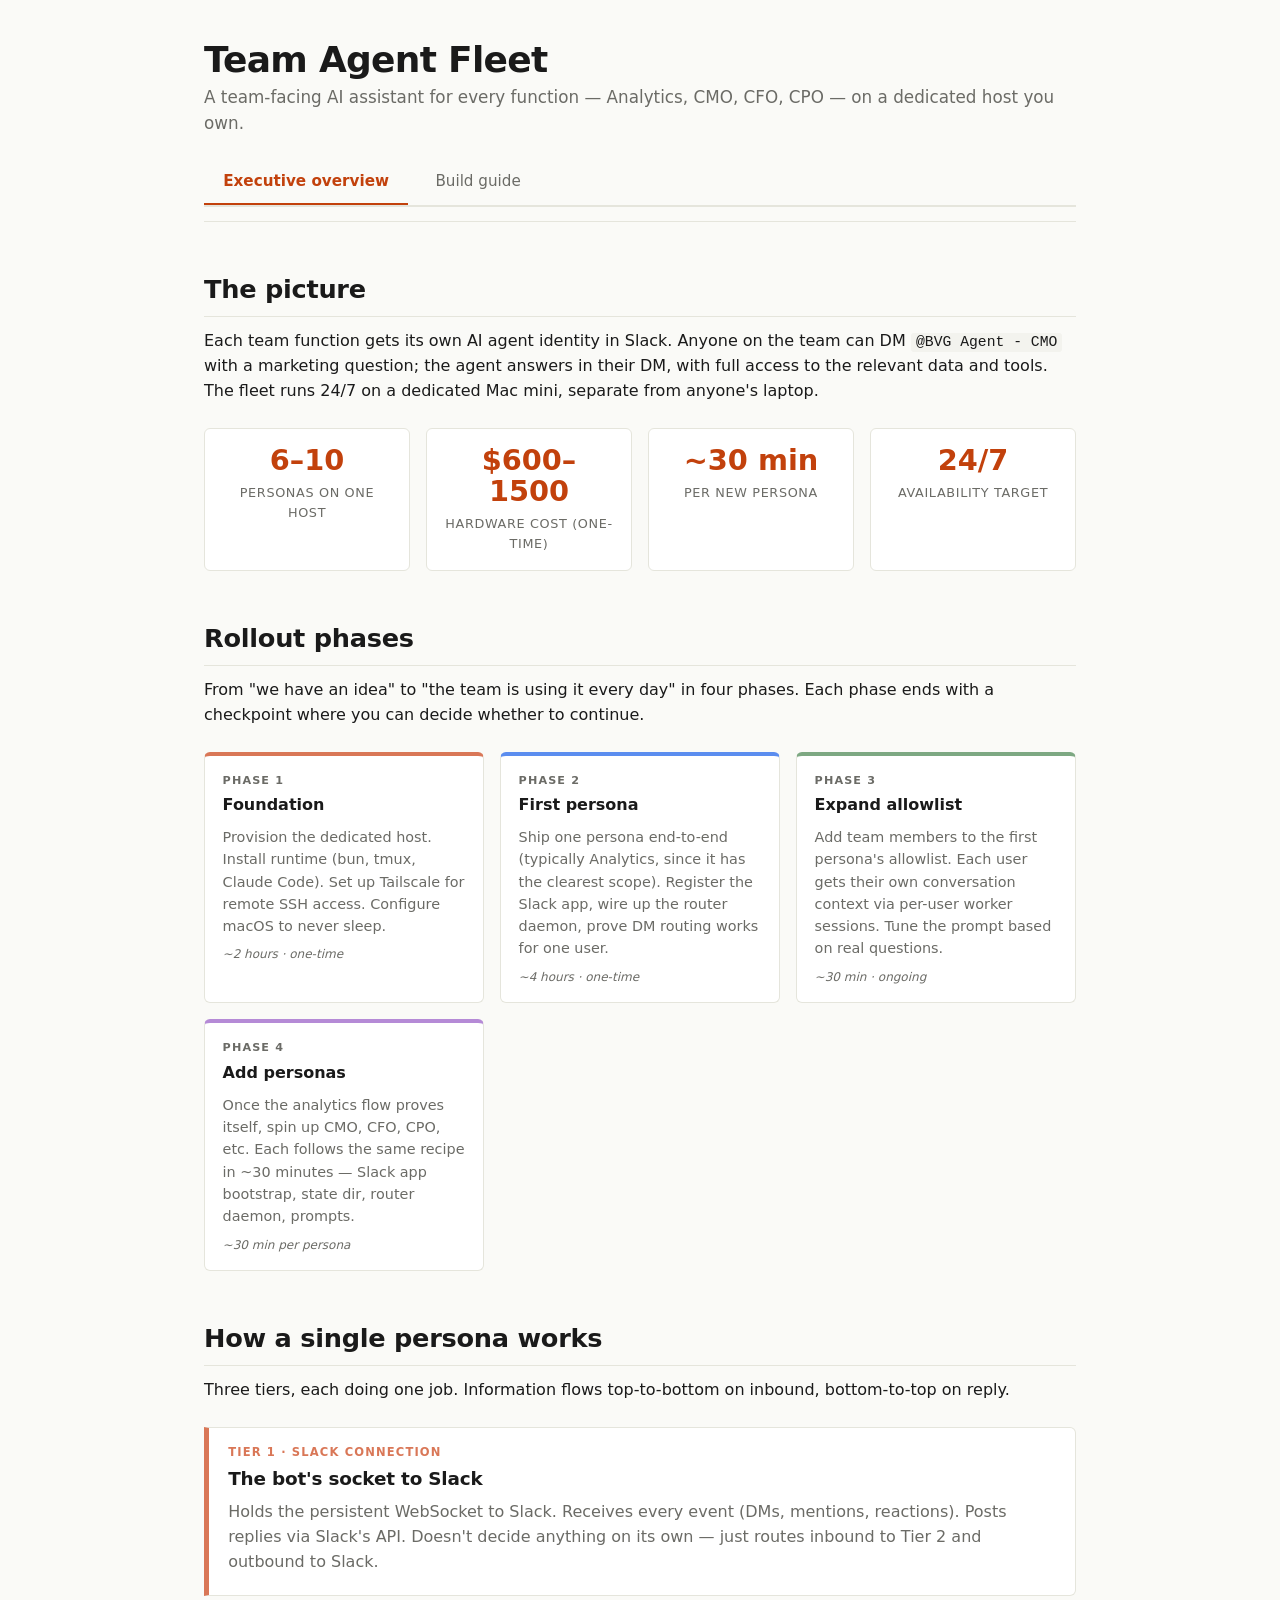
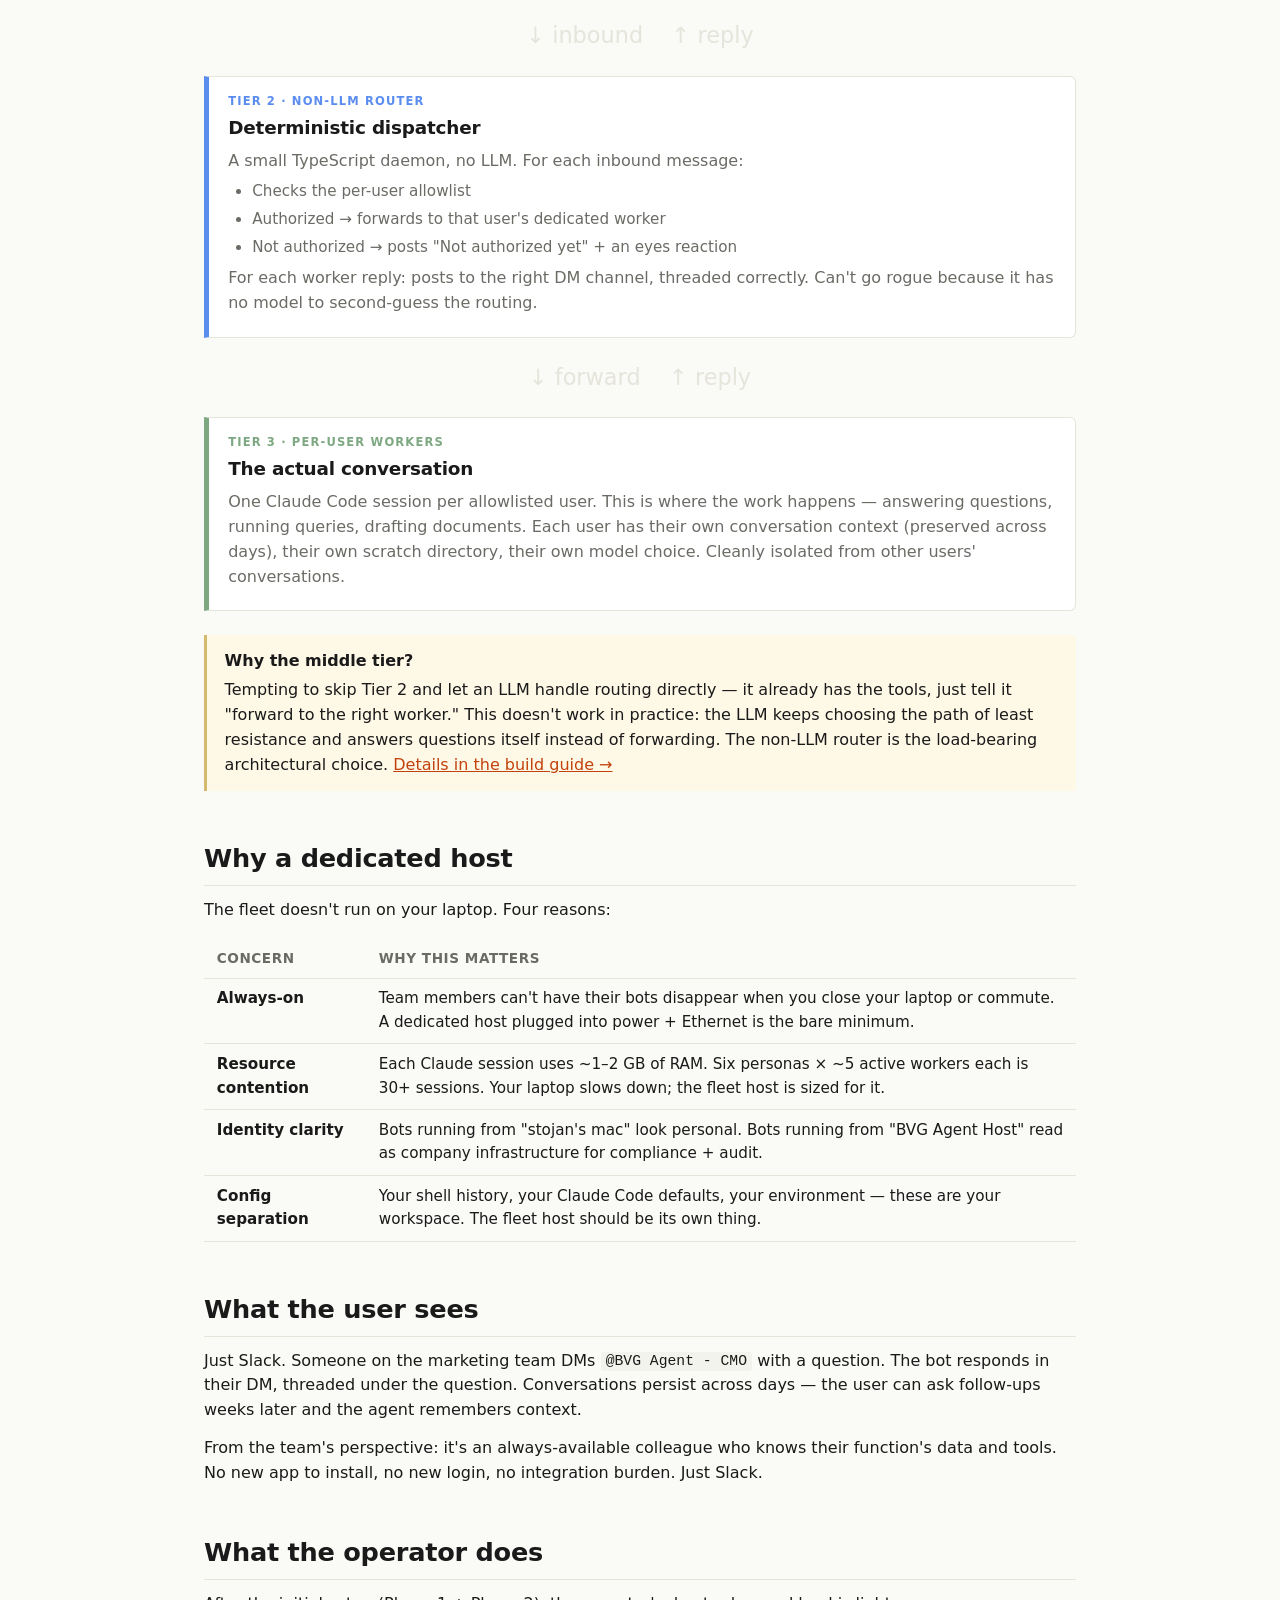
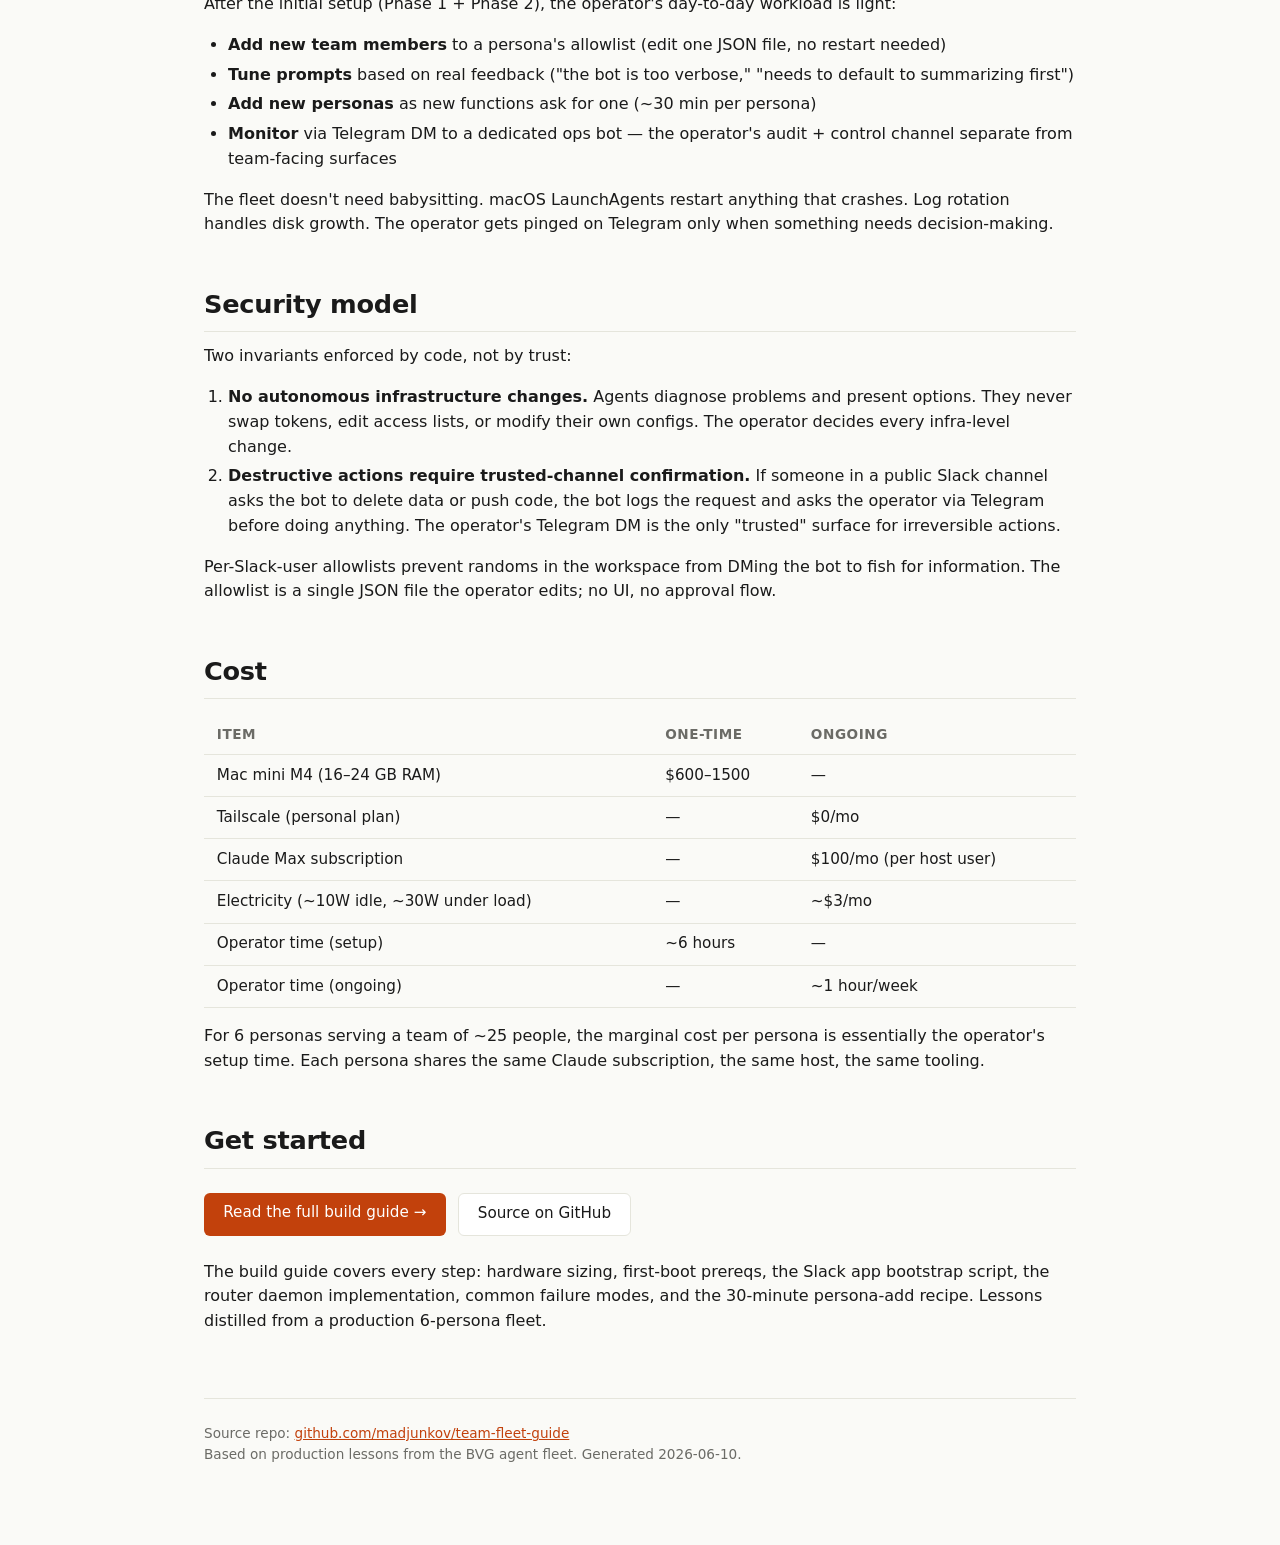
<file: index.html>
<!DOCTYPE html>
<html lang="en">
<head>
  <meta charset="UTF-8">
  <meta name="viewport" content="width=device-width, initial-scale=1.0">
  <title>Team Agent Fleet — Executive Overview</title>
  <link rel="stylesheet" href="assets/styles.css">
</head>
<body>

<header class="site">
  <h1>Team Agent Fleet</h1>
  <p class="tagline">A team-facing AI assistant for every function — Analytics, CMO, CFO, CPO — on a dedicated host you own.</p>
  <nav class="tabs">
    <a href="index.html" class="current">Executive overview</a>
    <a href="detail.html">Build guide</a>
  </nav>
</header>

<h2>The picture</h2>

<p>Each team function gets its own AI agent identity in Slack. Anyone on the team can DM <code>@BVG Agent - CMO</code> with a marketing question; the agent answers in their DM, with full access to the relevant data and tools. The fleet runs 24/7 on a dedicated Mac mini, separate from anyone's laptop.</p>

<div class="stats">
  <div class="stat">
    <div class="value">6–10</div>
    <div class="label">Personas on one host</div>
  </div>
  <div class="stat">
    <div class="value">$600–1500</div>
    <div class="label">Hardware cost (one-time)</div>
  </div>
  <div class="stat">
    <div class="value">~30 min</div>
    <div class="label">Per new persona</div>
  </div>
  <div class="stat">
    <div class="value">24/7</div>
    <div class="label">Availability target</div>
  </div>
</div>

<h2>Rollout phases</h2>

<p>From "we have an idea" to "the team is using it every day" in four phases. Each phase ends with a checkpoint where you can decide whether to continue.</p>

<div class="phases">
  <div class="phase p1">
    <div class="phase-num">Phase 1</div>
    <h4>Foundation</h4>
    <p>Provision the dedicated host. Install runtime (bun, tmux, Claude Code). Set up Tailscale for remote SSH access. Configure macOS to never sleep.</p>
    <div class="duration">~2 hours · one-time</div>
  </div>
  <div class="phase p2">
    <div class="phase-num">Phase 2</div>
    <h4>First persona</h4>
    <p>Ship one persona end-to-end (typically Analytics, since it has the clearest scope). Register the Slack app, wire up the router daemon, prove DM routing works for one user.</p>
    <div class="duration">~4 hours · one-time</div>
  </div>
  <div class="phase p3">
    <div class="phase-num">Phase 3</div>
    <h4>Expand allowlist</h4>
    <p>Add team members to the first persona's allowlist. Each user gets their own conversation context via per-user worker sessions. Tune the prompt based on real questions.</p>
    <div class="duration">~30 min · ongoing</div>
  </div>
  <div class="phase p4">
    <div class="phase-num">Phase 4</div>
    <h4>Add personas</h4>
    <p>Once the analytics flow proves itself, spin up CMO, CFO, CPO, etc. Each follows the same recipe in ~30 minutes — Slack app bootstrap, state dir, router daemon, prompts.</p>
    <div class="duration">~30 min per persona</div>
  </div>
</div>

<h2>How a single persona works</h2>

<p>Three tiers, each doing one job. Information flows top-to-bottom on inbound, bottom-to-top on reply.</p>

<div class="tiers">
  <div class="tier t1">
    <div class="tier-label">Tier 1 · Slack connection</div>
    <h3>The bot's socket to Slack</h3>
    <p>Holds the persistent WebSocket to Slack. Receives every event (DMs, mentions, reactions). Posts replies via Slack's API. Doesn't decide anything on its own — just routes inbound to Tier 2 and outbound to Slack.</p>
  </div>

  <div class="flow-arrow">↓ inbound&nbsp;&nbsp;&nbsp;&nbsp;↑ reply</div>

  <div class="tier t2">
    <div class="tier-label">Tier 2 · Non-LLM router</div>
    <h3>Deterministic dispatcher</h3>
    <p>A small TypeScript daemon, no LLM. For each inbound message:</p>
    <ul>
      <li>Checks the per-user allowlist</li>
      <li>Authorized → forwards to that user's dedicated worker</li>
      <li>Not authorized → posts "Not authorized yet" + an eyes reaction</li>
    </ul>
    <p>For each worker reply: posts to the right DM channel, threaded correctly. Can't go rogue because it has no model to second-guess the routing.</p>
  </div>

  <div class="flow-arrow">↓ forward&nbsp;&nbsp;&nbsp;&nbsp;↑ reply</div>

  <div class="tier t3">
    <div class="tier-label">Tier 3 · Per-user workers</div>
    <h3>The actual conversation</h3>
    <p>One Claude Code session per allowlisted user. This is where the work happens — answering questions, running queries, drafting documents. Each user has their own conversation context (preserved across days), their own scratch directory, their own model choice. Cleanly isolated from other users' conversations.</p>
  </div>
</div>

<div class="callout warn">
  <strong>Why the middle tier?</strong>
  Tempting to skip Tier 2 and let an LLM handle routing directly — it already has the tools, just tell it "forward to the right worker." This doesn't work in practice: the LLM keeps choosing the path of least resistance and answers questions itself instead of forwarding. The non-LLM router is the load-bearing architectural choice. <a href="detail.html#dispatcher">Details in the build guide →</a>
</div>

<h2>Why a dedicated host</h2>

<p>The fleet doesn't run on your laptop. Four reasons:</p>

<table>
  <tr><th>Concern</th><th>Why this matters</th></tr>
  <tr>
    <td><strong>Always-on</strong></td>
    <td>Team members can't have their bots disappear when you close your laptop or commute. A dedicated host plugged into power + Ethernet is the bare minimum.</td>
  </tr>
  <tr>
    <td><strong>Resource contention</strong></td>
    <td>Each Claude session uses ~1–2 GB of RAM. Six personas × ~5 active workers each is 30+ sessions. Your laptop slows down; the fleet host is sized for it.</td>
  </tr>
  <tr>
    <td><strong>Identity clarity</strong></td>
    <td>Bots running from "stojan's mac" look personal. Bots running from "BVG Agent Host" read as company infrastructure for compliance + audit.</td>
  </tr>
  <tr>
    <td><strong>Config separation</strong></td>
    <td>Your shell history, your Claude Code defaults, your environment — these are your workspace. The fleet host should be its own thing.</td>
  </tr>
</table>

<h2>What the user sees</h2>

<p>Just Slack. Someone on the marketing team DMs <code>@BVG Agent - CMO</code> with a question. The bot responds in their DM, threaded under the question. Conversations persist across days — the user can ask follow-ups weeks later and the agent remembers context.</p>

<p>From the team's perspective: it's an always-available colleague who knows their function's data and tools. No new app to install, no new login, no integration burden. Just Slack.</p>

<h2>What the operator does</h2>

<p>After the initial setup (Phase 1 + Phase 2), the operator's day-to-day workload is light:</p>

<ul>
  <li><strong>Add new team members</strong> to a persona's allowlist (edit one JSON file, no restart needed)</li>
  <li><strong>Tune prompts</strong> based on real feedback ("the bot is too verbose," "needs to default to summarizing first")</li>
  <li><strong>Add new personas</strong> as new functions ask for one (~30 min per persona)</li>
  <li><strong>Monitor</strong> via Telegram DM to a dedicated ops bot — the operator's audit + control channel separate from team-facing surfaces</li>
</ul>

<p>The fleet doesn't need babysitting. macOS LaunchAgents restart anything that crashes. Log rotation handles disk growth. The operator gets pinged on Telegram only when something needs decision-making.</p>

<h2>Security model</h2>

<p>Two invariants enforced by code, not by trust:</p>

<ol>
  <li><strong>No autonomous infrastructure changes.</strong> Agents diagnose problems and present options. They never swap tokens, edit access lists, or modify their own configs. The operator decides every infra-level change.</li>
  <li><strong>Destructive actions require trusted-channel confirmation.</strong> If someone in a public Slack channel asks the bot to delete data or push code, the bot logs the request and asks the operator via Telegram before doing anything. The operator's Telegram DM is the only "trusted" surface for irreversible actions.</li>
</ol>

<p>Per-Slack-user allowlists prevent randoms in the workspace from DMing the bot to fish for information. The allowlist is a single JSON file the operator edits; no UI, no approval flow.</p>

<h2>Cost</h2>

<table>
  <tr><th>Item</th><th>One-time</th><th>Ongoing</th></tr>
  <tr><td>Mac mini M4 (16–24 GB RAM)</td><td>$600–1500</td><td>—</td></tr>
  <tr><td>Tailscale (personal plan)</td><td>—</td><td>$0/mo</td></tr>
  <tr><td>Claude Max subscription</td><td>—</td><td>$100/mo (per host user)</td></tr>
  <tr><td>Electricity (~10W idle, ~30W under load)</td><td>—</td><td>~$3/mo</td></tr>
  <tr><td>Operator time (setup)</td><td>~6 hours</td><td>—</td></tr>
  <tr><td>Operator time (ongoing)</td><td>—</td><td>~1 hour/week</td></tr>
</table>

<p>For 6 personas serving a team of ~25 people, the marginal cost per persona is essentially the operator's setup time. Each persona shares the same Claude subscription, the same host, the same tooling.</p>

<h2>Get started</h2>

<div class="cta-row">
  <a href="detail.html" class="btn btn-primary">Read the full build guide →</a>
  <a href="https://github.com/madjunkov/team-fleet-guide" class="btn btn-secondary">Source on GitHub</a>
</div>

<p>The build guide covers every step: hardware sizing, first-boot prereqs, the Slack app bootstrap script, the router daemon implementation, common failure modes, and the 30-minute persona-add recipe. Lessons distilled from a production 6-persona fleet.</p>

<div class="footer">
  Source repo: <a href="https://github.com/madjunkov/team-fleet-guide">github.com/madjunkov/team-fleet-guide</a><br>
  Based on production lessons from the BVG agent fleet. Generated 2026-06-10.
</div>

</body>
</html>
</file>
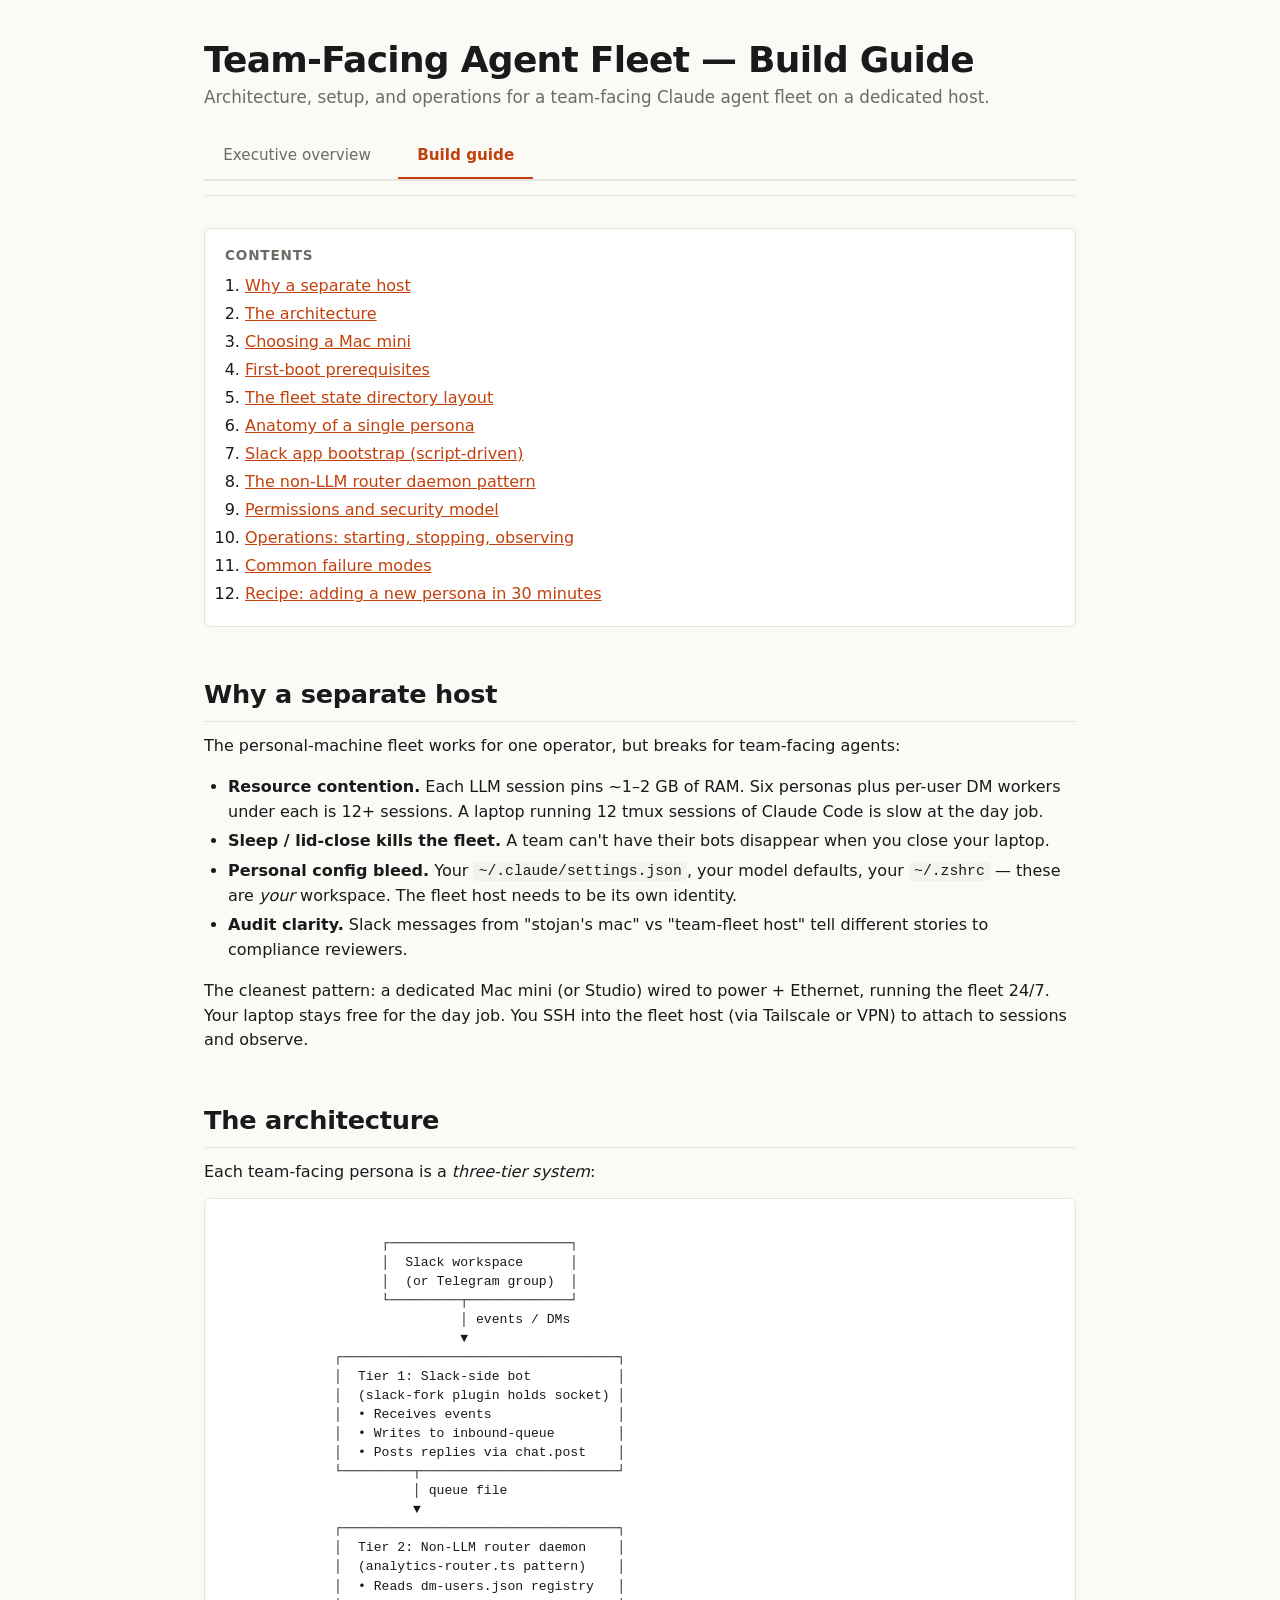
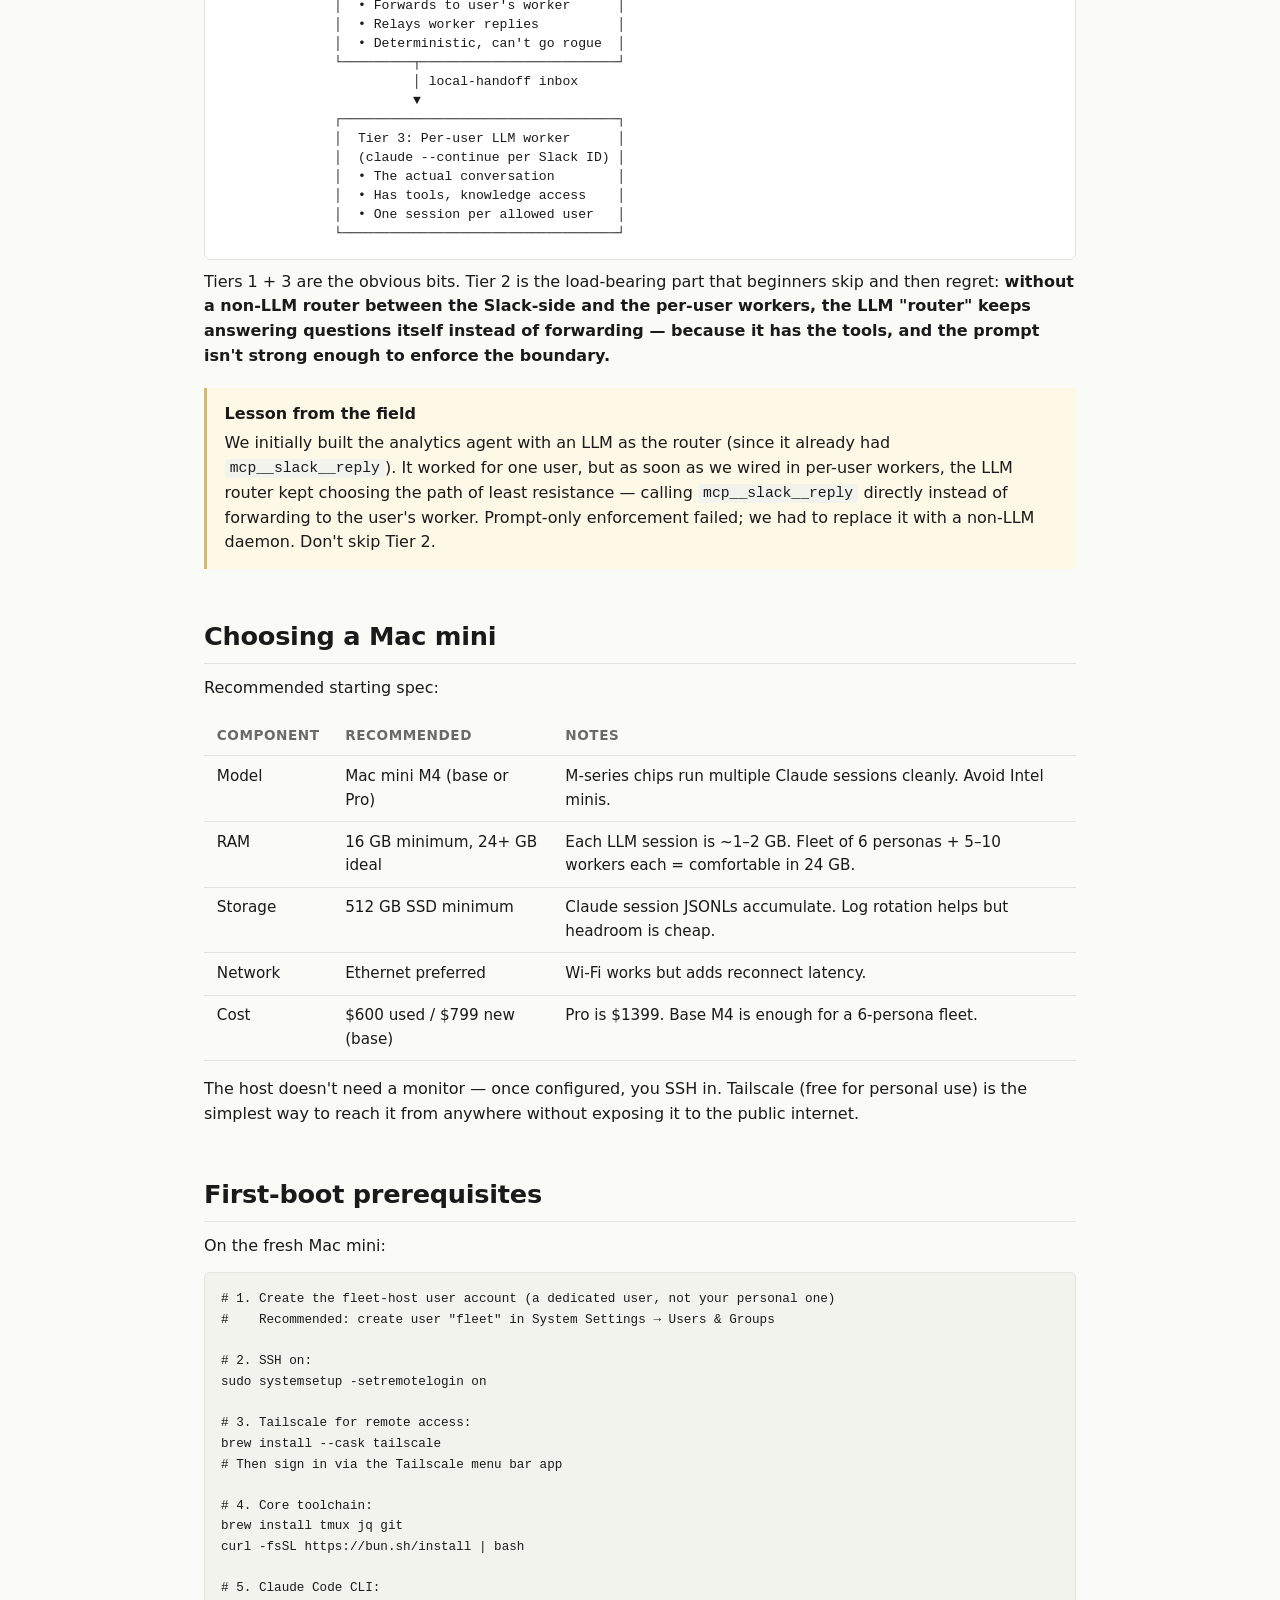
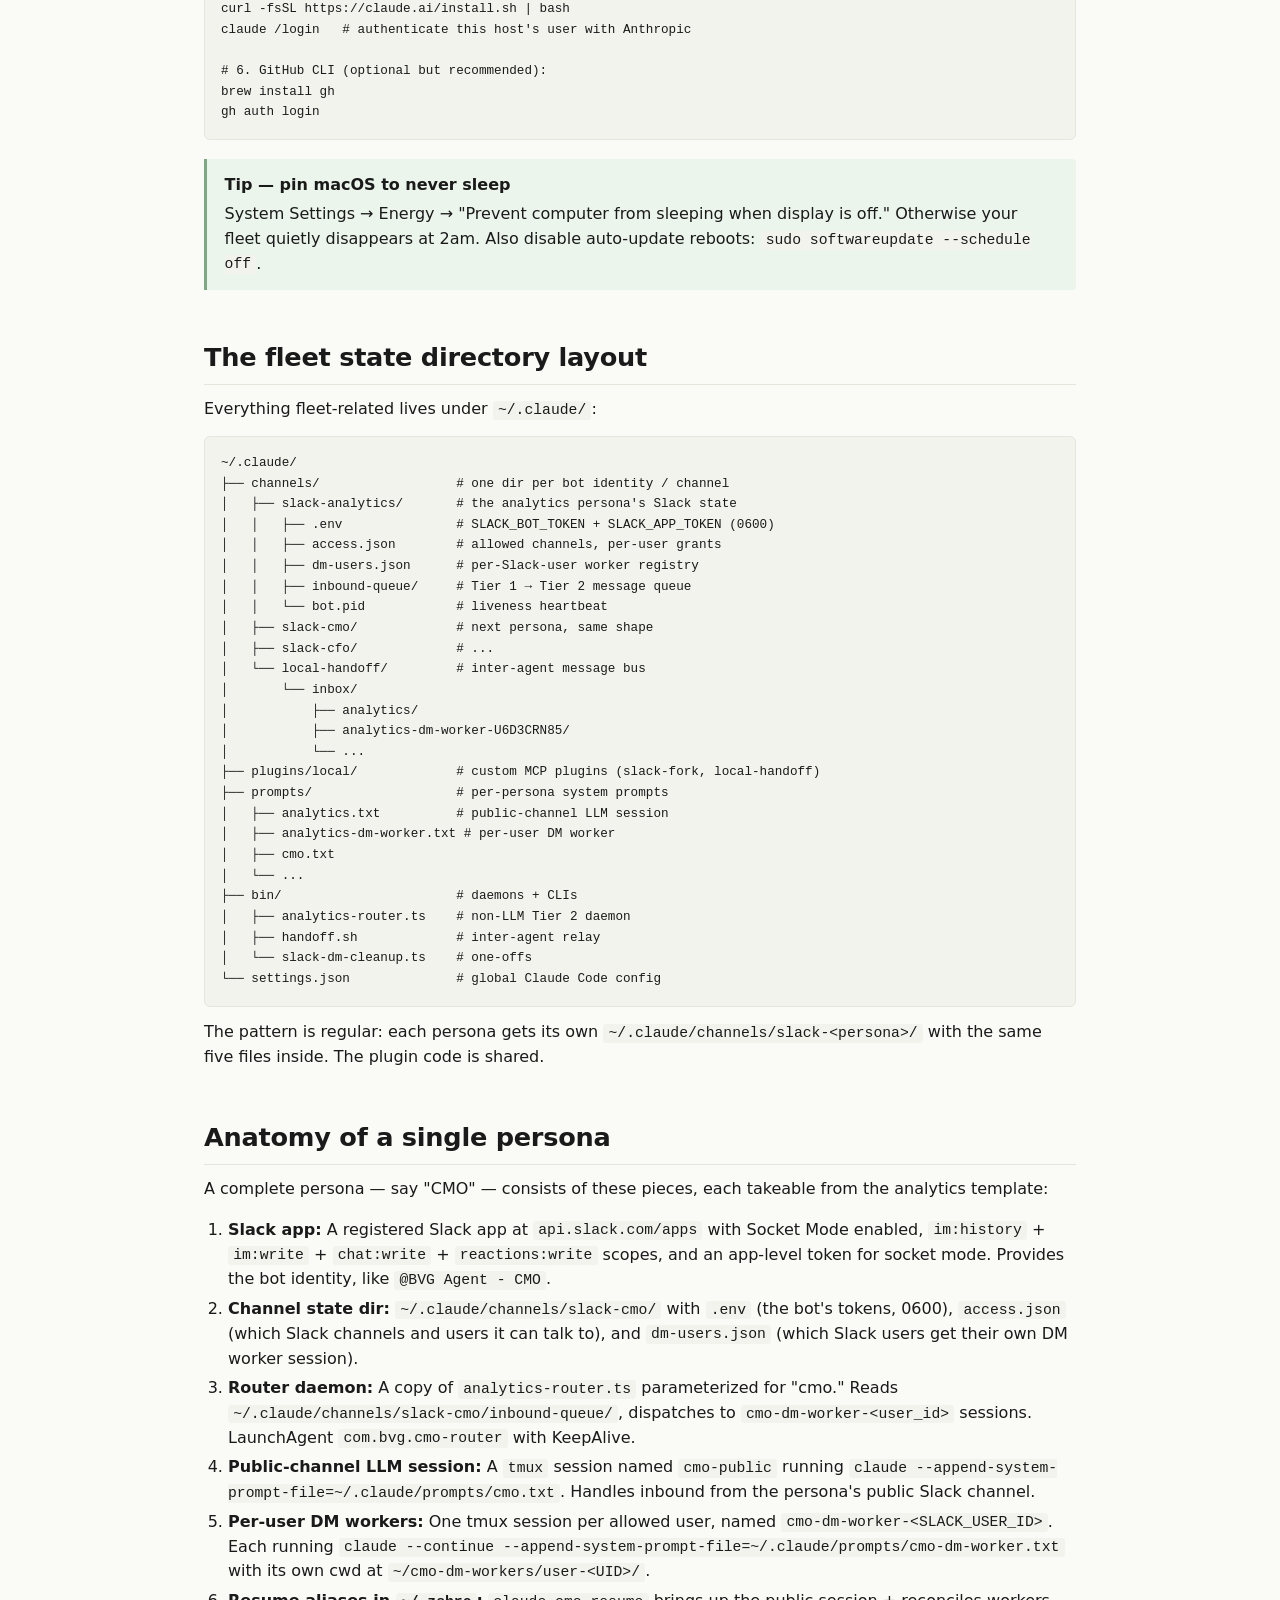
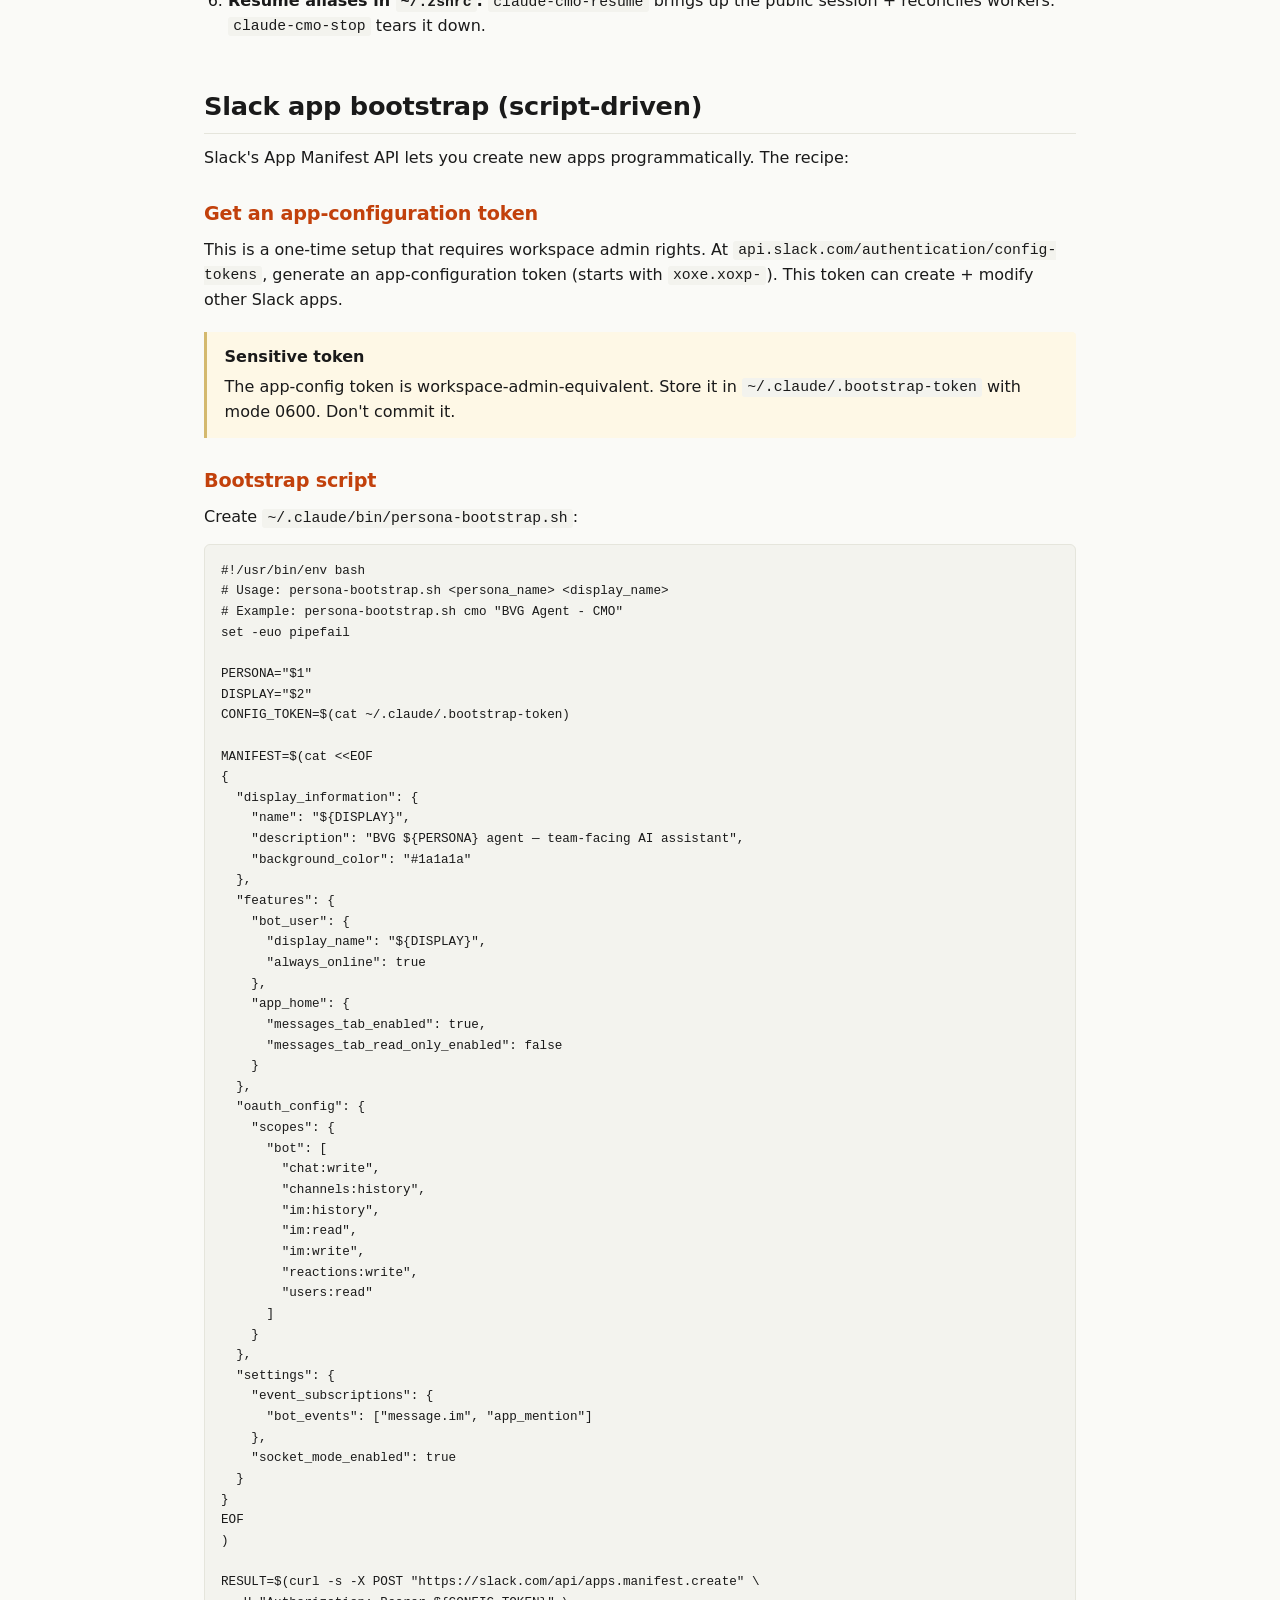
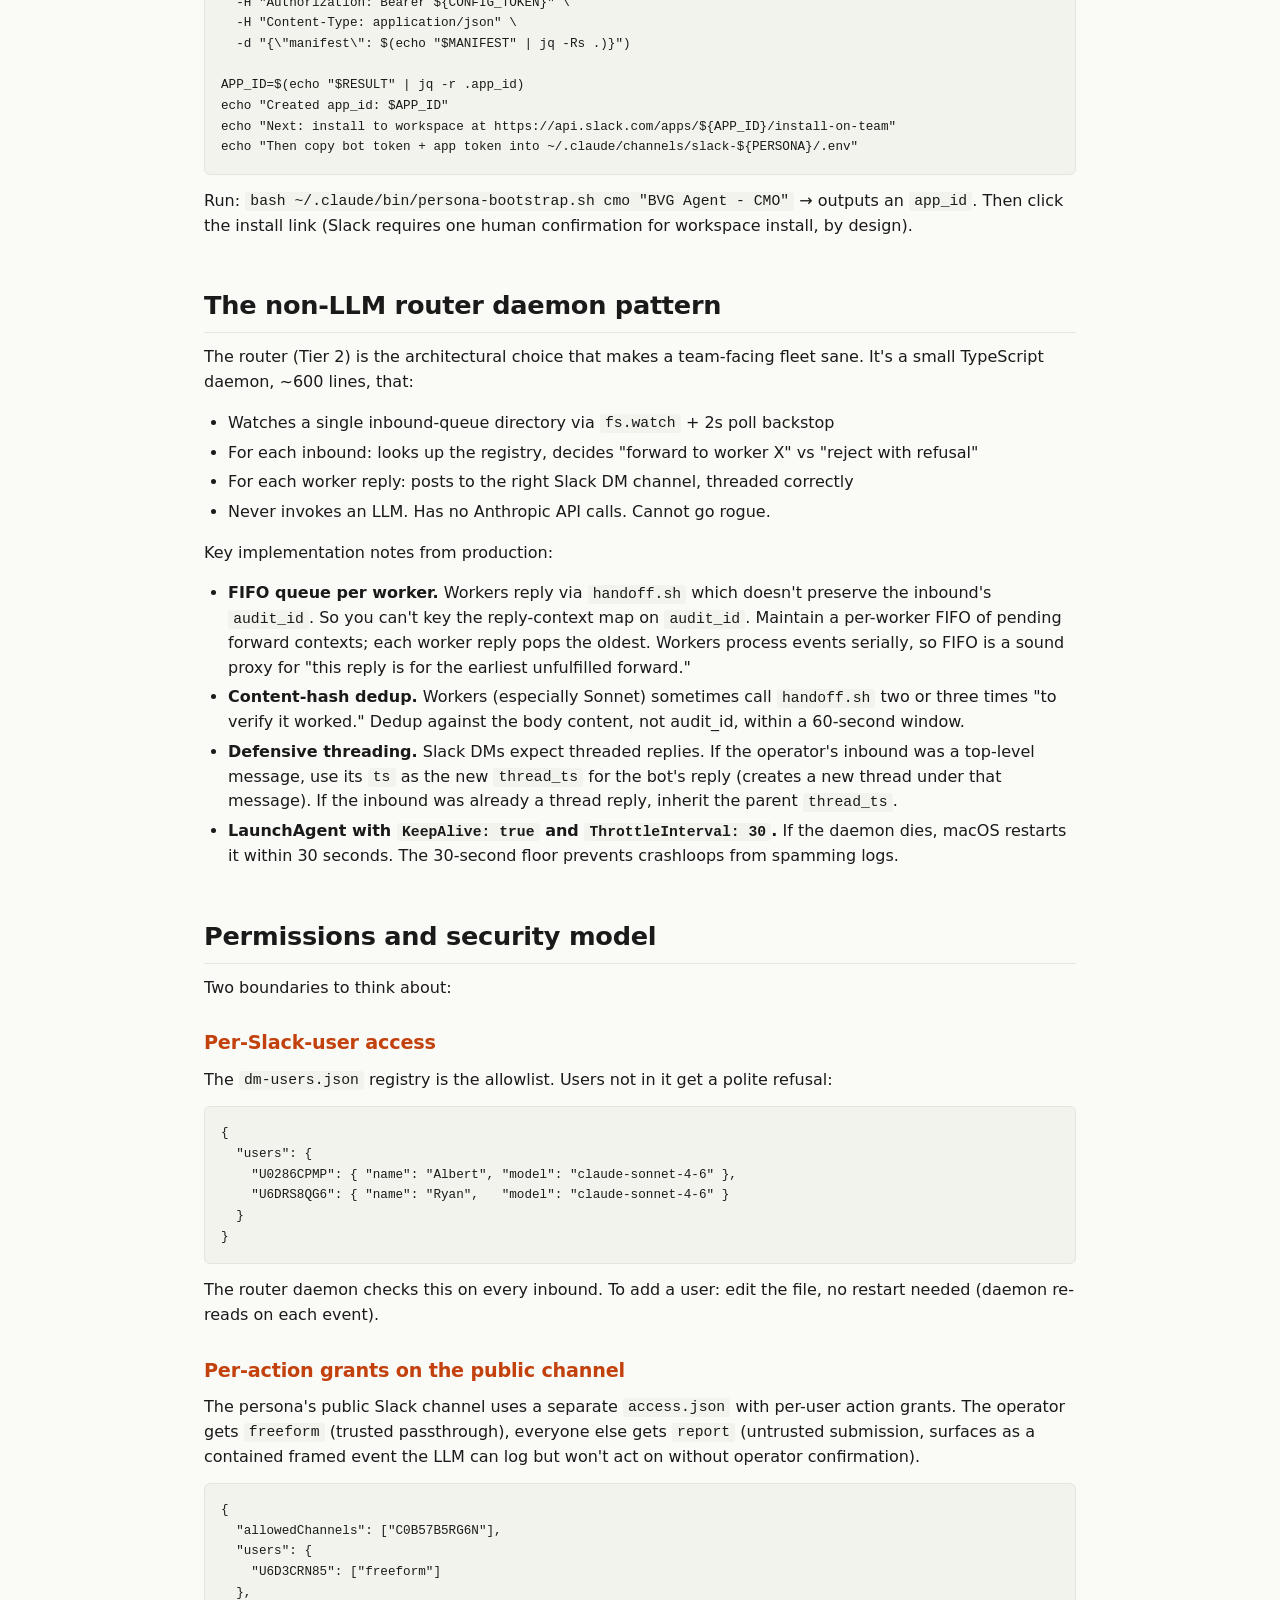
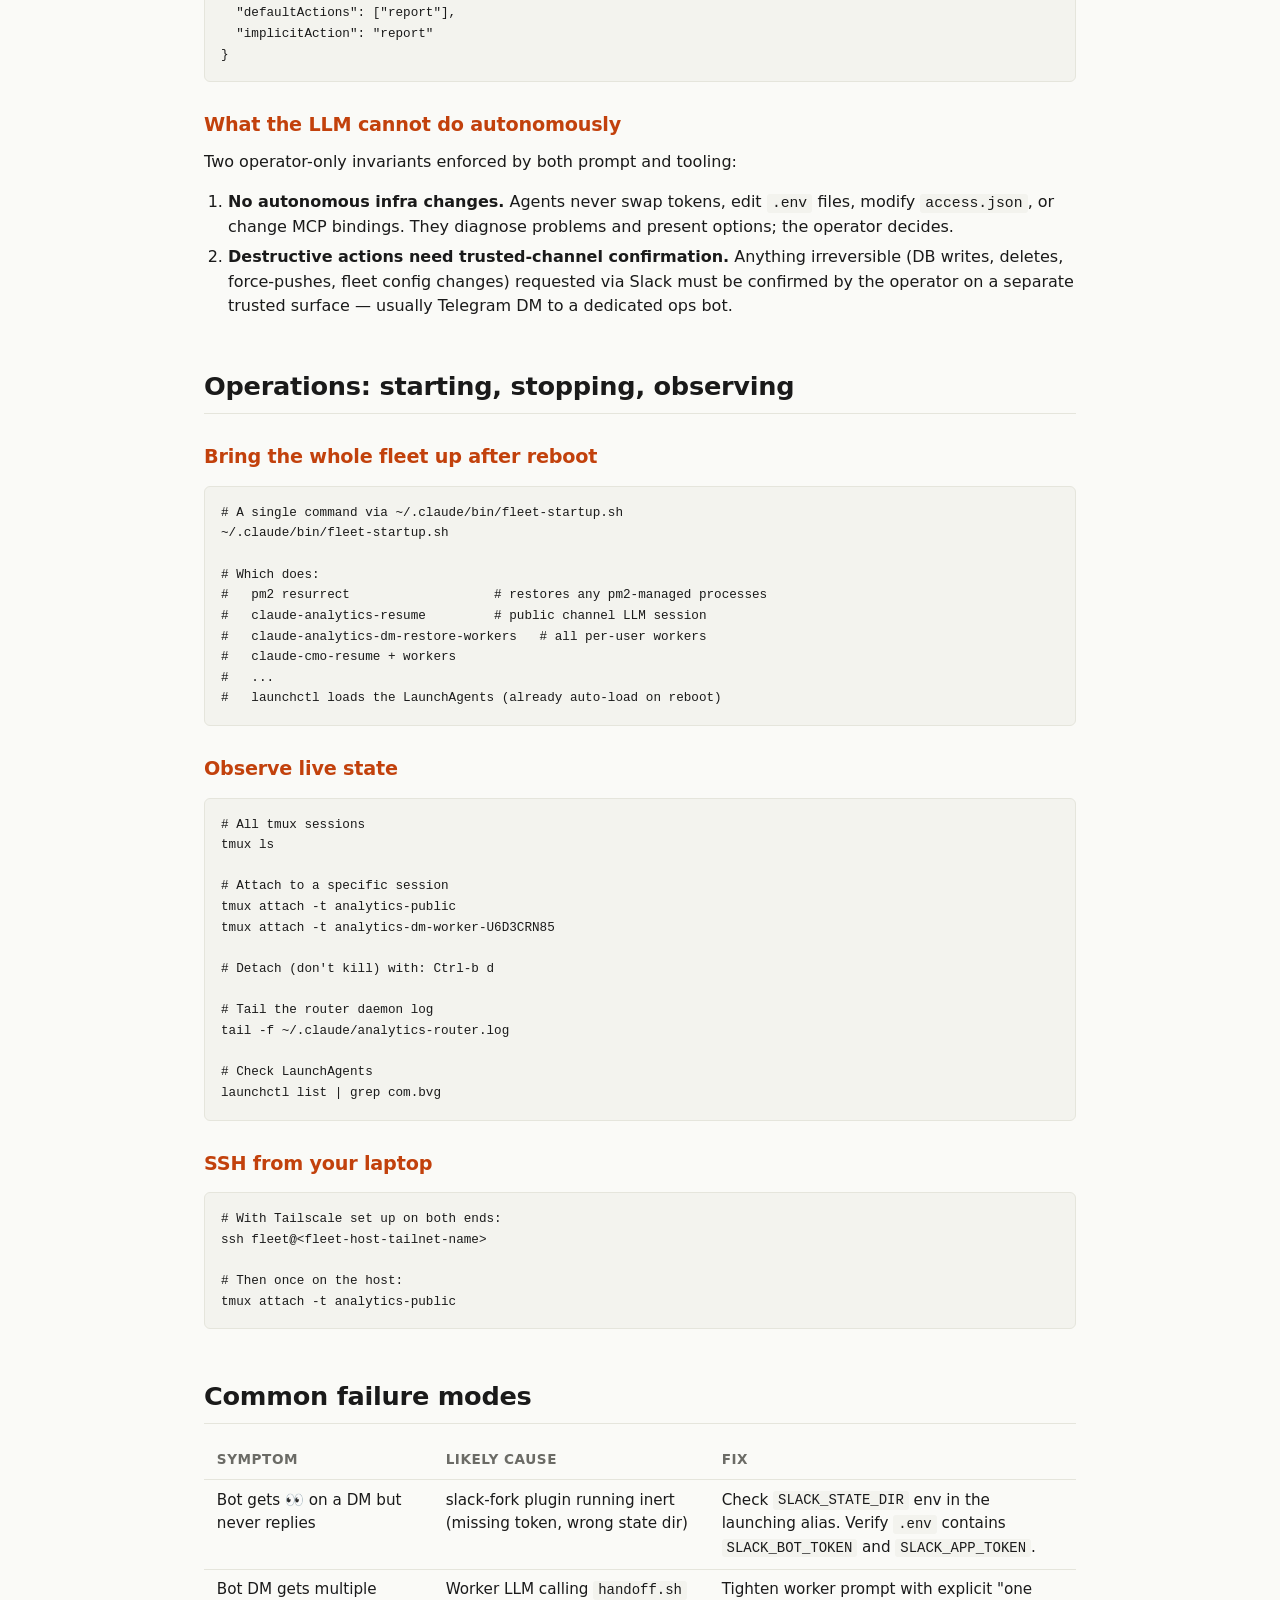
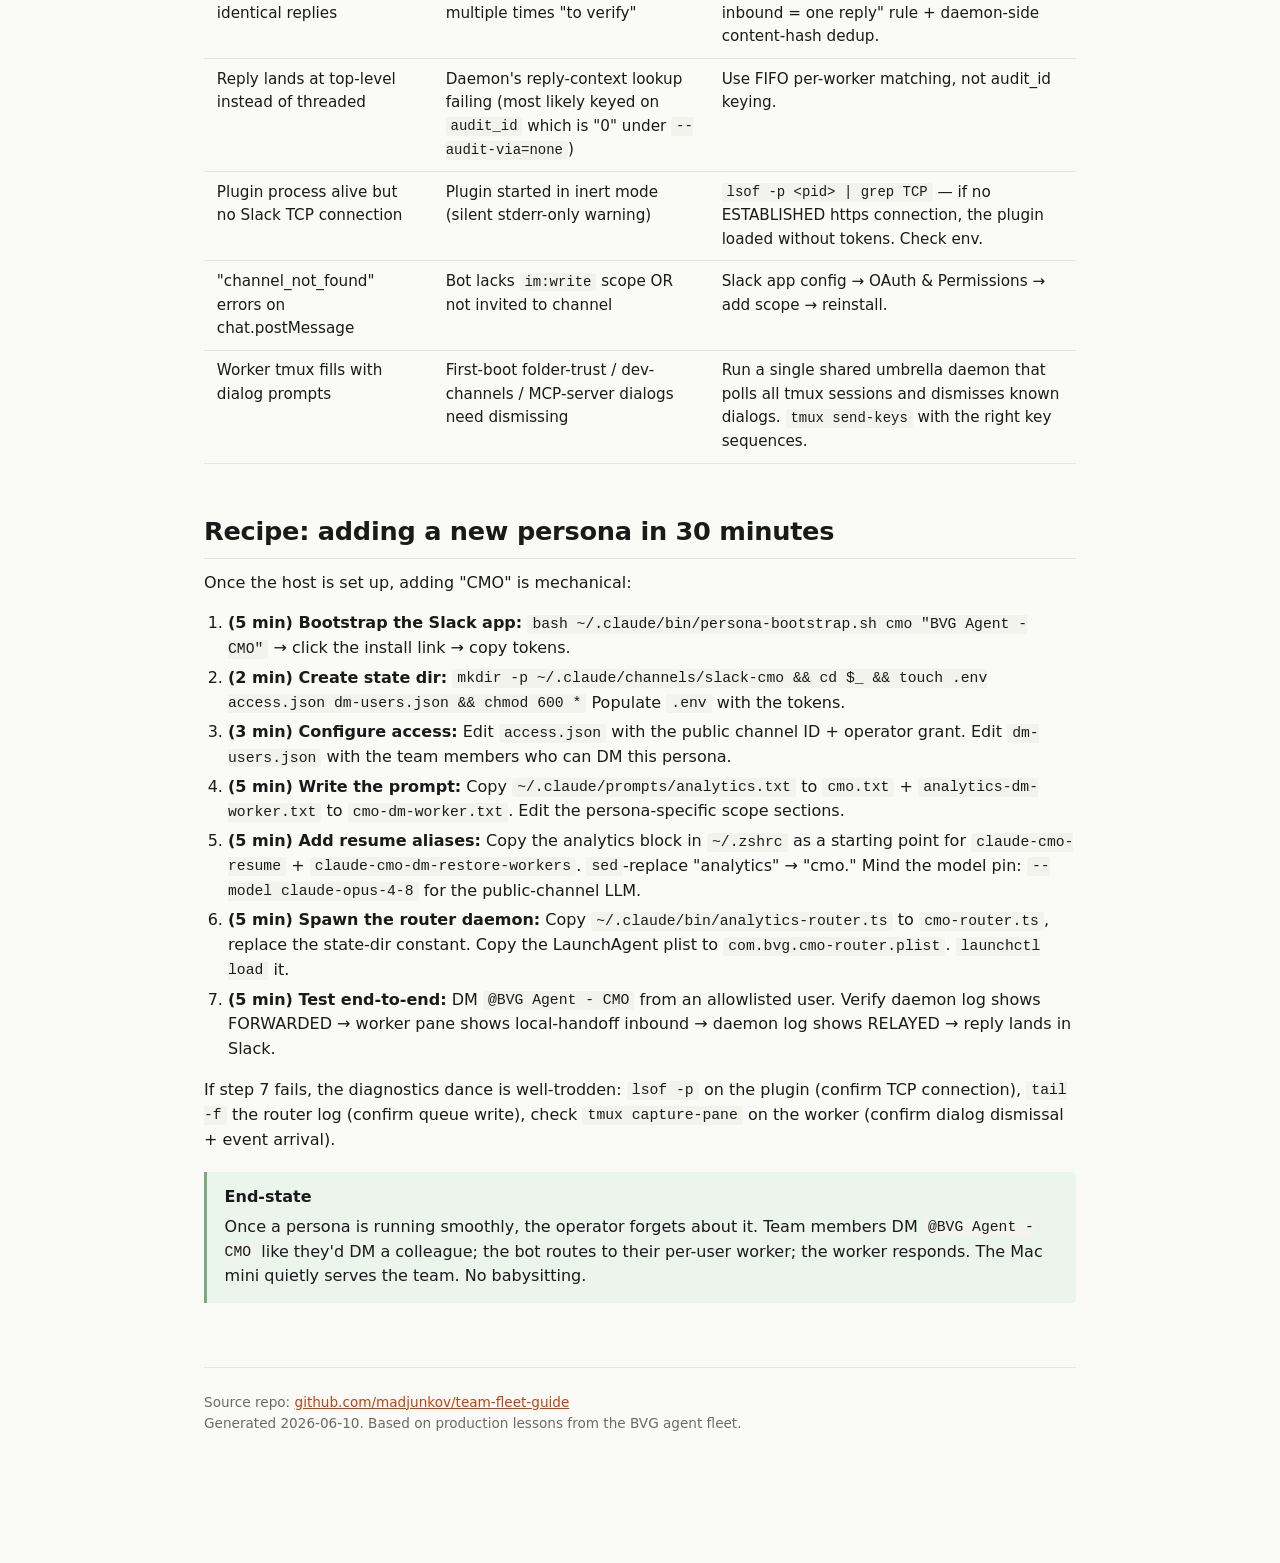
<file: detail.html>
<!DOCTYPE html>
<html lang="en">
<head>
  <meta charset="UTF-8">
  <meta name="viewport" content="width=device-width, initial-scale=1.0">
  <title>Team-Facing Claude Agent Fleet — Architecture & Setup Guide</title>
  <link rel="stylesheet" href="assets/styles.css">
</head>
<body>

<header class="site">
  <h1>Team-Facing Agent Fleet — Build Guide</h1>
  <p class="tagline">Architecture, setup, and operations for a team-facing Claude agent fleet on a dedicated host.</p>
  <nav class="tabs">
    <a href="index.html">Executive overview</a>
    <a href="detail.html" class="current">Build guide</a>
  </nav>
</header>


<nav class="toc">
  <h4>Contents</h4>
  <ol>
    <li><a href="#why">Why a separate host</a></li>
    <li><a href="#architecture">The architecture</a></li>
    <li><a href="#hardware">Choosing a Mac mini</a></li>
    <li><a href="#prereqs">First-boot prerequisites</a></li>
    <li><a href="#fleet-state">The fleet state directory layout</a></li>
    <li><a href="#anatomy">Anatomy of a single persona</a></li>
    <li><a href="#slack-bootstrap">Slack app bootstrap (script-driven)</a></li>
    <li><a href="#dispatcher">The non-LLM router daemon pattern</a></li>
    <li><a href="#permissions">Permissions and security model</a></li>
    <li><a href="#operations">Operations: starting, stopping, observing</a></li>
    <li><a href="#failure-modes">Common failure modes</a></li>
    <li><a href="#adding-personas">Recipe: adding a new persona in 30 minutes</a></li>
  </ol>
</nav>

<h2 id="why">Why a separate host</h2>

<p>The personal-machine fleet works for one operator, but breaks for team-facing agents:</p>

<ul>
  <li><strong>Resource contention.</strong> Each LLM session pins ~1–2 GB of RAM. Six personas plus per-user DM workers under each is 12+ sessions. A laptop running 12 tmux sessions of Claude Code is slow at the day job.</li>
  <li><strong>Sleep / lid-close kills the fleet.</strong> A team can't have their bots disappear when you close your laptop.</li>
  <li><strong>Personal config bleed.</strong> Your <code>~/.claude/settings.json</code>, your model defaults, your <code>~/.zshrc</code> — these are <em>your</em> workspace. The fleet host needs to be its own identity.</li>
  <li><strong>Audit clarity.</strong> Slack messages from "stojan's mac" vs "team-fleet host" tell different stories to compliance reviewers.</li>
</ul>

<p>The cleanest pattern: a dedicated Mac mini (or Studio) wired to power + Ethernet, running the fleet 24/7. Your laptop stays free for the day job. You SSH into the fleet host (via Tailscale or VPN) to attach to sessions and observe.</p>

<h2 id="architecture">The architecture</h2>

<p>Each team-facing persona is a <em>three-tier system</em>:</p>

<div class="ascii-diagram">
                    ┌───────────────────────┐
                    │  Slack workspace      │
                    │  (or Telegram group)  │
                    └─────────┬─────────────┘
                              │ events / DMs
                              ▼
              ┌───────────────────────────────────┐
              │  Tier 1: Slack-side bot           │
              │  (slack-fork plugin holds socket) │
              │  • Receives events                │
              │  • Writes to inbound-queue        │
              │  • Posts replies via chat.post    │
              └─────────┬─────────────────────────┘
                        │ queue file
                        ▼
              ┌───────────────────────────────────┐
              │  Tier 2: Non-LLM router daemon    │
              │  (analytics-router.ts pattern)    │
              │  • Reads dm-users.json registry   │
              │  • Forwards to user's worker      │
              │  • Relays worker replies          │
              │  • Deterministic, can't go rogue  │
              └─────────┬─────────────────────────┘
                        │ local-handoff inbox
                        ▼
              ┌───────────────────────────────────┐
              │  Tier 3: Per-user LLM worker      │
              │  (claude --continue per Slack ID) │
              │  • The actual conversation        │
              │  • Has tools, knowledge access    │
              │  • One session per allowed user   │
              └───────────────────────────────────┘
</div>

<p>Tiers 1 + 3 are the obvious bits. Tier 2 is the load-bearing part that beginners skip and then regret: <strong>without a non-LLM router between the Slack-side and the per-user workers, the LLM "router" keeps answering questions itself instead of forwarding — because it has the tools, and the prompt isn't strong enough to enforce the boundary.</strong></p>

<div class="callout warn">
  <strong>Lesson from the field</strong>
  We initially built the analytics agent with an LLM as the router (since it already had <code>mcp__slack__reply</code>). It worked for one user, but as soon as we wired in per-user workers, the LLM router kept choosing the path of least resistance — calling <code>mcp__slack__reply</code> directly instead of forwarding to the user's worker. Prompt-only enforcement failed; we had to replace it with a non-LLM daemon. Don't skip Tier 2.
</div>

<h2 id="hardware">Choosing a Mac mini</h2>

<p>Recommended starting spec:</p>

<table>
  <tr><th>Component</th><th>Recommended</th><th>Notes</th></tr>
  <tr><td>Model</td><td>Mac mini M4 (base or Pro)</td><td>M-series chips run multiple Claude sessions cleanly. Avoid Intel minis.</td></tr>
  <tr><td>RAM</td><td>16 GB minimum, 24+ GB ideal</td><td>Each LLM session is ~1–2 GB. Fleet of 6 personas + 5–10 workers each = comfortable in 24 GB.</td></tr>
  <tr><td>Storage</td><td>512 GB SSD minimum</td><td>Claude session JSONLs accumulate. Log rotation helps but headroom is cheap.</td></tr>
  <tr><td>Network</td><td>Ethernet preferred</td><td>Wi-Fi works but adds reconnect latency.</td></tr>
  <tr><td>Cost</td><td>$600 used / $799 new (base)</td><td>Pro is $1399. Base M4 is enough for a 6-persona fleet.</td></tr>
</table>

<p>The host doesn't need a monitor — once configured, you SSH in. Tailscale (free for personal use) is the simplest way to reach it from anywhere without exposing it to the public internet.</p>

<h2 id="prereqs">First-boot prerequisites</h2>

<p>On the fresh Mac mini:</p>

<pre><code># 1. Create the fleet-host user account (a dedicated user, not your personal one)
#    Recommended: create user "fleet" in System Settings → Users & Groups

# 2. SSH on:
sudo systemsetup -setremotelogin on

# 3. Tailscale for remote access:
brew install --cask tailscale
# Then sign in via the Tailscale menu bar app

# 4. Core toolchain:
brew install tmux jq git
curl -fsSL https://bun.sh/install | bash

# 5. Claude Code CLI:
curl -fsSL https://claude.ai/install.sh | bash
claude /login   # authenticate this host's user with Anthropic

# 6. GitHub CLI (optional but recommended):
brew install gh
gh auth login</code></pre>

<div class="callout ok">
  <strong>Tip — pin macOS to never sleep</strong>
  System Settings → Energy → "Prevent computer from sleeping when display is off." Otherwise your fleet quietly disappears at 2am. Also disable auto-update reboots: <code>sudo softwareupdate --schedule off</code>.
</div>

<h2 id="fleet-state">The fleet state directory layout</h2>

<p>Everything fleet-related lives under <code>~/.claude/</code>:</p>

<pre><code>~/.claude/
├── channels/                  # one dir per bot identity / channel
│   ├── slack-analytics/       # the analytics persona's Slack state
│   │   ├── .env               # SLACK_BOT_TOKEN + SLACK_APP_TOKEN (0600)
│   │   ├── access.json        # allowed channels, per-user grants
│   │   ├── dm-users.json      # per-Slack-user worker registry
│   │   ├── inbound-queue/     # Tier 1 → Tier 2 message queue
│   │   └── bot.pid            # liveness heartbeat
│   ├── slack-cmo/             # next persona, same shape
│   ├── slack-cfo/             # ...
│   └── local-handoff/         # inter-agent message bus
│       └── inbox/
│           ├── analytics/
│           ├── analytics-dm-worker-U6D3CRN85/
│           └── ...
├── plugins/local/             # custom MCP plugins (slack-fork, local-handoff)
├── prompts/                   # per-persona system prompts
│   ├── analytics.txt          # public-channel LLM session
│   ├── analytics-dm-worker.txt # per-user DM worker
│   ├── cmo.txt
│   └── ...
├── bin/                       # daemons + CLIs
│   ├── analytics-router.ts    # non-LLM Tier 2 daemon
│   ├── handoff.sh             # inter-agent relay
│   └── slack-dm-cleanup.ts    # one-offs
└── settings.json              # global Claude Code config</code></pre>

<p>The pattern is regular: each persona gets its own <code>~/.claude/channels/slack-&lt;persona&gt;/</code> with the same five files inside. The plugin code is shared.</p>

<h2 id="anatomy">Anatomy of a single persona</h2>

<p>A complete persona — say "CMO" — consists of these pieces, each takeable from the analytics template:</p>

<ol>
  <li><strong>Slack app:</strong> A registered Slack app at <code>api.slack.com/apps</code> with Socket Mode enabled, <code>im:history</code> + <code>im:write</code> + <code>chat:write</code> + <code>reactions:write</code> scopes, and an app-level token for socket mode. Provides the bot identity, like <code>@BVG Agent - CMO</code>.</li>
  <li><strong>Channel state dir:</strong> <code>~/.claude/channels/slack-cmo/</code> with <code>.env</code> (the bot's tokens, 0600), <code>access.json</code> (which Slack channels and users it can talk to), and <code>dm-users.json</code> (which Slack users get their own DM worker session).</li>
  <li><strong>Router daemon:</strong> A copy of <code>analytics-router.ts</code> parameterized for "cmo." Reads <code>~/.claude/channels/slack-cmo/inbound-queue/</code>, dispatches to <code>cmo-dm-worker-&lt;user_id&gt;</code> sessions. LaunchAgent <code>com.bvg.cmo-router</code> with KeepAlive.</li>
  <li><strong>Public-channel LLM session:</strong> A <code>tmux</code> session named <code>cmo-public</code> running <code>claude --append-system-prompt-file=~/.claude/prompts/cmo.txt</code>. Handles inbound from the persona's public Slack channel.</li>
  <li><strong>Per-user DM workers:</strong> One tmux session per allowed user, named <code>cmo-dm-worker-&lt;SLACK_USER_ID&gt;</code>. Each running <code>claude --continue --append-system-prompt-file=~/.claude/prompts/cmo-dm-worker.txt</code> with its own cwd at <code>~/cmo-dm-workers/user-&lt;UID&gt;/</code>.</li>
  <li><strong>Resume aliases in <code>~/.zshrc</code>:</strong> <code>claude-cmo-resume</code> brings up the public session + reconciles workers. <code>claude-cmo-stop</code> tears it down.</li>
</ol>

<h2 id="slack-bootstrap">Slack app bootstrap (script-driven)</h2>

<p>Slack's App Manifest API lets you create new apps programmatically. The recipe:</p>

<h3>Get an app-configuration token</h3>

<p>This is a one-time setup that requires workspace admin rights. At <code>api.slack.com/authentication/config-tokens</code>, generate an app-configuration token (starts with <code>xoxe.xoxp-</code>). This token can create + modify other Slack apps.</p>

<div class="callout warn">
  <strong>Sensitive token</strong>
  The app-config token is workspace-admin-equivalent. Store it in <code>~/.claude/.bootstrap-token</code> with mode 0600. Don't commit it.
</div>

<h3>Bootstrap script</h3>

<p>Create <code>~/.claude/bin/persona-bootstrap.sh</code>:</p>

<pre><code>#!/usr/bin/env bash
# Usage: persona-bootstrap.sh &lt;persona_name&gt; &lt;display_name&gt;
# Example: persona-bootstrap.sh cmo "BVG Agent - CMO"
set -euo pipefail

PERSONA="$1"
DISPLAY="$2"
CONFIG_TOKEN=$(cat ~/.claude/.bootstrap-token)

MANIFEST=$(cat &lt;&lt;EOF
{
  "display_information": {
    "name": "${DISPLAY}",
    "description": "BVG ${PERSONA} agent — team-facing AI assistant",
    "background_color": "#1a1a1a"
  },
  "features": {
    "bot_user": {
      "display_name": "${DISPLAY}",
      "always_online": true
    },
    "app_home": {
      "messages_tab_enabled": true,
      "messages_tab_read_only_enabled": false
    }
  },
  "oauth_config": {
    "scopes": {
      "bot": [
        "chat:write",
        "channels:history",
        "im:history",
        "im:read",
        "im:write",
        "reactions:write",
        "users:read"
      ]
    }
  },
  "settings": {
    "event_subscriptions": {
      "bot_events": ["message.im", "app_mention"]
    },
    "socket_mode_enabled": true
  }
}
EOF
)

RESULT=$(curl -s -X POST "https://slack.com/api/apps.manifest.create" \
  -H "Authorization: Bearer ${CONFIG_TOKEN}" \
  -H "Content-Type: application/json" \
  -d "{\"manifest\": $(echo "$MANIFEST" | jq -Rs .)}")

APP_ID=$(echo "$RESULT" | jq -r .app_id)
echo "Created app_id: $APP_ID"
echo "Next: install to workspace at https://api.slack.com/apps/${APP_ID}/install-on-team"
echo "Then copy bot token + app token into ~/.claude/channels/slack-${PERSONA}/.env"</code></pre>

<p>Run: <code>bash ~/.claude/bin/persona-bootstrap.sh cmo "BVG Agent - CMO"</code> → outputs an <code>app_id</code>. Then click the install link (Slack requires one human confirmation for workspace install, by design).</p>

<h2 id="dispatcher">The non-LLM router daemon pattern</h2>

<p>The router (Tier 2) is the architectural choice that makes a team-facing fleet sane. It's a small TypeScript daemon, ~600 lines, that:</p>

<ul>
  <li>Watches a single inbound-queue directory via <code>fs.watch</code> + 2s poll backstop</li>
  <li>For each inbound: looks up the registry, decides "forward to worker X" vs "reject with refusal"</li>
  <li>For each worker reply: posts to the right Slack DM channel, threaded correctly</li>
  <li>Never invokes an LLM. Has no Anthropic API calls. Cannot go rogue.</li>
</ul>

<p>Key implementation notes from production:</p>

<ul>
  <li><strong>FIFO queue per worker.</strong> Workers reply via <code>handoff.sh</code> which doesn't preserve the inbound's <code>audit_id</code>. So you can't key the reply-context map on <code>audit_id</code>. Maintain a per-worker FIFO of pending forward contexts; each worker reply pops the oldest. Workers process events serially, so FIFO is a sound proxy for "this reply is for the earliest unfulfilled forward."</li>
  <li><strong>Content-hash dedup.</strong> Workers (especially Sonnet) sometimes call <code>handoff.sh</code> two or three times "to verify it worked." Dedup against the body content, not audit_id, within a 60-second window.</li>
  <li><strong>Defensive threading.</strong> Slack DMs expect threaded replies. If the operator's inbound was a top-level message, use its <code>ts</code> as the new <code>thread_ts</code> for the bot's reply (creates a new thread under that message). If the inbound was already a thread reply, inherit the parent <code>thread_ts</code>.</li>
  <li><strong>LaunchAgent with <code>KeepAlive: true</code> and <code>ThrottleInterval: 30</code>.</strong> If the daemon dies, macOS restarts it within 30 seconds. The 30-second floor prevents crashloops from spamming logs.</li>
</ul>

<h2 id="permissions">Permissions and security model</h2>

<p>Two boundaries to think about:</p>

<h3>Per-Slack-user access</h3>

<p>The <code>dm-users.json</code> registry is the allowlist. Users not in it get a polite refusal:</p>

<pre><code>{
  "users": {
    "U0286CPMP": { "name": "Albert", "model": "claude-sonnet-4-6" },
    "U6DRS8QG6": { "name": "Ryan",   "model": "claude-sonnet-4-6" }
  }
}</code></pre>

<p>The router daemon checks this on every inbound. To add a user: edit the file, no restart needed (daemon re-reads on each event).</p>

<h3>Per-action grants on the public channel</h3>

<p>The persona's public Slack channel uses a separate <code>access.json</code> with per-user action grants. The operator gets <code>freeform</code> (trusted passthrough), everyone else gets <code>report</code> (untrusted submission, surfaces as a contained framed event the LLM can log but won't act on without operator confirmation).</p>

<pre><code>{
  "allowedChannels": ["C0B57B5RG6N"],
  "users": {
    "U6D3CRN85": ["freeform"]
  },
  "defaultActions": ["report"],
  "implicitAction": "report"
}</code></pre>

<h3>What the LLM cannot do autonomously</h3>

<p>Two operator-only invariants enforced by both prompt and tooling:</p>

<ol>
  <li><strong>No autonomous infra changes.</strong> Agents never swap tokens, edit <code>.env</code> files, modify <code>access.json</code>, or change MCP bindings. They diagnose problems and present options; the operator decides.</li>
  <li><strong>Destructive actions need trusted-channel confirmation.</strong> Anything irreversible (DB writes, deletes, force-pushes, fleet config changes) requested via Slack must be confirmed by the operator on a separate trusted surface — usually Telegram DM to a dedicated ops bot.</li>
</ol>

<h2 id="operations">Operations: starting, stopping, observing</h2>

<h3>Bring the whole fleet up after reboot</h3>

<pre><code># A single command via ~/.claude/bin/fleet-startup.sh
~/.claude/bin/fleet-startup.sh

# Which does:
#   pm2 resurrect                   # restores any pm2-managed processes
#   claude-analytics-resume         # public channel LLM session
#   claude-analytics-dm-restore-workers   # all per-user workers
#   claude-cmo-resume + workers
#   ...
#   launchctl loads the LaunchAgents (already auto-load on reboot)</code></pre>

<h3>Observe live state</h3>

<pre><code># All tmux sessions
tmux ls

# Attach to a specific session
tmux attach -t analytics-public
tmux attach -t analytics-dm-worker-U6D3CRN85

# Detach (don't kill) with: Ctrl-b d

# Tail the router daemon log
tail -f ~/.claude/analytics-router.log

# Check LaunchAgents
launchctl list | grep com.bvg</code></pre>

<h3>SSH from your laptop</h3>

<pre><code># With Tailscale set up on both ends:
ssh fleet@&lt;fleet-host-tailnet-name&gt;

# Then once on the host:
tmux attach -t analytics-public</code></pre>

<h2 id="failure-modes">Common failure modes</h2>

<table>
  <tr><th>Symptom</th><th>Likely cause</th><th>Fix</th></tr>
  <tr>
    <td>Bot gets 👀 on a DM but never replies</td>
    <td>slack-fork plugin running inert (missing token, wrong state dir)</td>
    <td>Check <code>SLACK_STATE_DIR</code> env in the launching alias. Verify <code>.env</code> contains <code>SLACK_BOT_TOKEN</code> and <code>SLACK_APP_TOKEN</code>.</td>
  </tr>
  <tr>
    <td>Bot DM gets multiple identical replies</td>
    <td>Worker LLM calling <code>handoff.sh</code> multiple times "to verify"</td>
    <td>Tighten worker prompt with explicit "one inbound = one reply" rule + daemon-side content-hash dedup.</td>
  </tr>
  <tr>
    <td>Reply lands at top-level instead of threaded</td>
    <td>Daemon's reply-context lookup failing (most likely keyed on <code>audit_id</code> which is "0" under <code>--audit-via=none</code>)</td>
    <td>Use FIFO per-worker matching, not audit_id keying.</td>
  </tr>
  <tr>
    <td>Plugin process alive but no Slack TCP connection</td>
    <td>Plugin started in inert mode (silent stderr-only warning)</td>
    <td><code>lsof -p &lt;pid&gt; | grep TCP</code> — if no ESTABLISHED https connection, the plugin loaded without tokens. Check env.</td>
  </tr>
  <tr>
    <td>"channel_not_found" errors on chat.postMessage</td>
    <td>Bot lacks <code>im:write</code> scope OR not invited to channel</td>
    <td>Slack app config → OAuth & Permissions → add scope → reinstall.</td>
  </tr>
  <tr>
    <td>Worker tmux fills with dialog prompts</td>
    <td>First-boot folder-trust / dev-channels / MCP-server dialogs need dismissing</td>
    <td>Run a single shared umbrella daemon that polls all tmux sessions and dismisses known dialogs. <code>tmux send-keys</code> with the right key sequences.</td>
  </tr>
</table>

<h2 id="adding-personas">Recipe: adding a new persona in 30 minutes</h2>

<p>Once the host is set up, adding "CMO" is mechanical:</p>

<ol>
  <li><strong>(5 min) Bootstrap the Slack app:</strong> <code>bash ~/.claude/bin/persona-bootstrap.sh cmo "BVG Agent - CMO"</code> → click the install link → copy tokens.</li>
  <li><strong>(2 min) Create state dir:</strong> <code>mkdir -p ~/.claude/channels/slack-cmo && cd $_ && touch .env access.json dm-users.json && chmod 600 *</code> Populate <code>.env</code> with the tokens.</li>
  <li><strong>(3 min) Configure access:</strong> Edit <code>access.json</code> with the public channel ID + operator grant. Edit <code>dm-users.json</code> with the team members who can DM this persona.</li>
  <li><strong>(5 min) Write the prompt:</strong> Copy <code>~/.claude/prompts/analytics.txt</code> to <code>cmo.txt</code> + <code>analytics-dm-worker.txt</code> to <code>cmo-dm-worker.txt</code>. Edit the persona-specific scope sections.</li>
  <li><strong>(5 min) Add resume aliases:</strong> Copy the analytics block in <code>~/.zshrc</code> as a starting point for <code>claude-cmo-resume</code> + <code>claude-cmo-dm-restore-workers</code>. <code>sed</code>-replace "analytics" → "cmo." Mind the model pin: <code>--model claude-opus-4-8</code> for the public-channel LLM.</li>
  <li><strong>(5 min) Spawn the router daemon:</strong> Copy <code>~/.claude/bin/analytics-router.ts</code> to <code>cmo-router.ts</code>, replace the state-dir constant. Copy the LaunchAgent plist to <code>com.bvg.cmo-router.plist</code>. <code>launchctl load</code> it.</li>
  <li><strong>(5 min) Test end-to-end:</strong> DM <code>@BVG Agent - CMO</code> from an allowlisted user. Verify daemon log shows FORWARDED → worker pane shows local-handoff inbound → daemon log shows RELAYED → reply lands in Slack.</li>
</ol>

<p>If step 7 fails, the diagnostics dance is well-trodden: <code>lsof -p</code> on the plugin (confirm TCP connection), <code>tail -f</code> the router log (confirm queue write), check <code>tmux capture-pane</code> on the worker (confirm dialog dismissal + event arrival).</p>

<div class="callout ok">
  <strong>End-state</strong>
  Once a persona is running smoothly, the operator forgets about it. Team members DM <code>@BVG Agent - CMO</code> like they'd DM a colleague; the bot routes to their per-user worker; the worker responds. The Mac mini quietly serves the team. No babysitting.
</div>

<div class="footer">
  Source repo: <a href="https://github.com/madjunkov/team-fleet-guide">github.com/madjunkov/team-fleet-guide</a><br>
  Generated 2026-06-10. Based on production lessons from the BVG agent fleet.
</div>

</body>
</html>
</file>
<file: assets/styles.css>
:root {
  --bg: #fafaf7;
  --fg: #1a1a1a;
  --muted: #6b6b66;
  --accent: #c2410c;
  --accent-bg: #fef3eb;
  --border: #e5e5dc;
  --code-bg: #f3f3ee;
  --warn-bg: #fef8e6;
  --warn-border: #d4b96e;
  --ok-bg: #ebf5ec;
  --ok-border: #7da882;
  --tier1: #d97757;
  --tier2: #5b8def;
  --tier3: #7da882;
}
* { box-sizing: border-box; }
body {
  font-family: -apple-system, BlinkMacSystemFont, "Segoe UI", "Inter", system-ui, sans-serif;
  background: var(--bg);
  color: var(--fg);
  max-width: 920px;
  margin: 0 auto;
  padding: 0 1.5rem 5rem;
  line-height: 1.55;
  font-size: 16px;
}
header.site {
  padding: 2.5rem 0 1rem;
  border-bottom: 1px solid var(--border);
  margin-bottom: 2rem;
}
header.site h1 {
  font-size: 2.25rem;
  line-height: 1.1;
  margin: 0 0 0.3rem;
  letter-spacing: -0.02em;
}
header.site .tagline {
  color: var(--muted);
  font-size: 1.05rem;
  margin: 0 0 1.25rem;
}
nav.tabs {
  display: flex;
  gap: 0.5rem;
  border-bottom: 2px solid var(--border);
  margin-top: 1.5rem;
  margin-bottom: -2px;
}
nav.tabs a {
  padding: 0.6rem 1.2rem;
  text-decoration: none;
  color: var(--muted);
  border-bottom: 2px solid transparent;
  font-weight: 500;
  font-size: 0.95rem;
  transition: color 0.15s, border-color 0.15s;
}
nav.tabs a:hover { color: var(--fg); }
nav.tabs a.current {
  color: var(--accent);
  border-bottom-color: var(--accent);
  font-weight: 600;
}
h1, h2, h3, h4 { letter-spacing: -0.01em; }
h2 {
  font-size: 1.6rem;
  margin: 3rem 0 0.75rem;
  padding-bottom: 0.4rem;
  border-bottom: 1px solid var(--border);
}
h3 {
  font-size: 1.2rem;
  margin: 1.75rem 0 0.5rem;
  color: var(--accent);
}
h4 {
  font-size: 0.85rem;
  margin: 1.25rem 0 0.5rem;
  text-transform: uppercase;
  letter-spacing: 0.06em;
  color: var(--muted);
}
p { margin: 0.6rem 0 0.8rem; }
code {
  font-family: "SF Mono", "JetBrains Mono", Menlo, Consolas, monospace;
  font-size: 0.92em;
  background: var(--code-bg);
  padding: 0.1em 0.35em;
  border-radius: 3px;
}
pre {
  background: var(--code-bg);
  padding: 1rem;
  border-radius: 6px;
  overflow-x: auto;
  font-family: "SF Mono", "JetBrains Mono", Menlo, Consolas, monospace;
  font-size: 0.86rem;
  line-height: 1.5;
  border: 1px solid var(--border);
}
pre code { background: transparent; padding: 0; }
a { color: var(--accent); }
blockquote {
  margin: 1rem 0;
  padding: 0.6rem 1rem;
  border-left: 3px solid var(--accent);
  background: var(--accent-bg);
}
.callout {
  margin: 1.2rem 0;
  padding: 0.85rem 1.1rem;
  border-left: 3px solid;
  border-radius: 0 4px 4px 0;
}
.callout.warn {
  border-color: var(--warn-border);
  background: var(--warn-bg);
}
.callout.ok {
  border-color: var(--ok-border);
  background: var(--ok-bg);
}
.callout strong { display: block; margin-bottom: 0.3rem; }
table {
  border-collapse: collapse;
  margin: 1rem 0;
  width: 100%;
  font-size: 0.95rem;
}
th, td {
  text-align: left;
  padding: 0.55rem 0.8rem;
  border-bottom: 1px solid var(--border);
  vertical-align: top;
}
th {
  font-size: 0.85rem;
  text-transform: uppercase;
  letter-spacing: 0.04em;
  color: var(--muted);
}
ul, ol { padding-left: 1.5rem; }
li { margin: 0.3rem 0; }

/* TOC nav inside detail page */
nav.toc {
  background: #fff;
  border: 1px solid var(--border);
  border-radius: 6px;
  padding: 1rem 1.25rem;
  margin: 1rem 0 2.5rem;
}
nav.toc h4 { margin-top: 0; }
nav.toc ol { margin: 0; padding-left: 1.25rem; }
nav.toc li { margin: 0.2rem 0; }

/* ASCII art diagram */
.ascii-diagram {
  background: #fff;
  border: 1px solid var(--border);
  padding: 1rem 1.2rem;
  font-family: "SF Mono", "JetBrains Mono", Menlo, monospace;
  font-size: 0.82rem;
  line-height: 1.45;
  white-space: pre;
  overflow-x: auto;
  border-radius: 6px;
}

/* Phase diagram for executive overview */
.phases {
  display: grid;
  grid-template-columns: repeat(auto-fit, minmax(220px, 1fr));
  gap: 1rem;
  margin: 1.5rem 0;
}
.phase {
  background: #fff;
  border: 1px solid var(--border);
  border-top: 4px solid;
  border-radius: 6px;
  padding: 1rem 1.1rem;
  position: relative;
}
.phase.p1 { border-top-color: var(--tier1); }
.phase.p2 { border-top-color: var(--tier2); }
.phase.p3 { border-top-color: var(--tier3); }
.phase.p4 { border-top-color: #b58ad6; }
.phase .phase-num {
  font-size: 0.7rem;
  font-weight: 700;
  text-transform: uppercase;
  letter-spacing: 0.1em;
  color: var(--muted);
}
.phase h4 {
  margin: 0.25rem 0 0.5rem;
  font-size: 1rem;
  letter-spacing: 0;
  text-transform: none;
  color: var(--fg);
}
.phase p {
  margin: 0.3rem 0;
  font-size: 0.9rem;
  color: var(--muted);
}
.phase .duration {
  font-size: 0.75rem;
  color: var(--muted);
  font-style: italic;
  margin-top: 0.5rem;
}

/* Tier blocks (architecture diagram) */
.tiers {
  display: grid;
  gap: 1rem;
  margin: 1.5rem 0;
}
.tier {
  background: #fff;
  border: 1px solid var(--border);
  border-left: 5px solid;
  border-radius: 0 6px 6px 0;
  padding: 1rem 1.2rem;
}
.tier.t1 { border-left-color: var(--tier1); }
.tier.t2 { border-left-color: var(--tier2); }
.tier.t3 { border-left-color: var(--tier3); }
.tier .tier-label {
  font-size: 0.72rem;
  font-weight: 700;
  text-transform: uppercase;
  letter-spacing: 0.1em;
}
.tier.t1 .tier-label { color: var(--tier1); }
.tier.t2 .tier-label { color: var(--tier2); }
.tier.t3 .tier-label { color: var(--tier3); }
.tier h3 {
  margin: 0.2rem 0 0.4rem;
  color: var(--fg);
  font-size: 1.15rem;
}
.tier p {
  margin: 0.3rem 0;
  color: var(--muted);
}
.tier ul {
  margin: 0.4rem 0;
  color: var(--muted);
  font-size: 0.95rem;
}

.flow-arrow {
  text-align: center;
  font-size: 1.4rem;
  color: var(--border);
  margin: 0.4rem 0;
}

/* Stat boxes for executive page */
.stats {
  display: grid;
  grid-template-columns: repeat(auto-fit, minmax(170px, 1fr));
  gap: 1rem;
  margin: 1.5rem 0;
}
.stat {
  background: #fff;
  border: 1px solid var(--border);
  border-radius: 6px;
  padding: 1rem 1.1rem;
  text-align: center;
}
.stat .value {
  font-size: 1.8rem;
  font-weight: 600;
  color: var(--accent);
  line-height: 1.1;
}
.stat .label {
  font-size: 0.8rem;
  color: var(--muted);
  text-transform: uppercase;
  letter-spacing: 0.05em;
  margin-top: 0.4rem;
}

.footer {
  margin-top: 4rem;
  padding-top: 1.5rem;
  border-top: 1px solid var(--border);
  color: var(--muted);
  font-size: 0.85rem;
}

.subtitle {
  color: var(--muted);
  font-size: 1.05rem;
  margin: 0 0 2rem;
}

/* CTA buttons */
.cta-row {
  display: flex;
  gap: 0.75rem;
  margin: 1.5rem 0;
  flex-wrap: wrap;
}
.btn {
  padding: 0.55rem 1.2rem;
  border-radius: 6px;
  text-decoration: none;
  font-weight: 500;
  font-size: 0.95rem;
  transition: background 0.15s;
}
.btn-primary {
  background: var(--accent);
  color: #fff;
}
.btn-primary:hover { background: #a8350a; }
.btn-secondary {
  background: #fff;
  color: var(--fg);
  border: 1px solid var(--border);
}
.btn-secondary:hover { background: var(--code-bg); }
</file>
